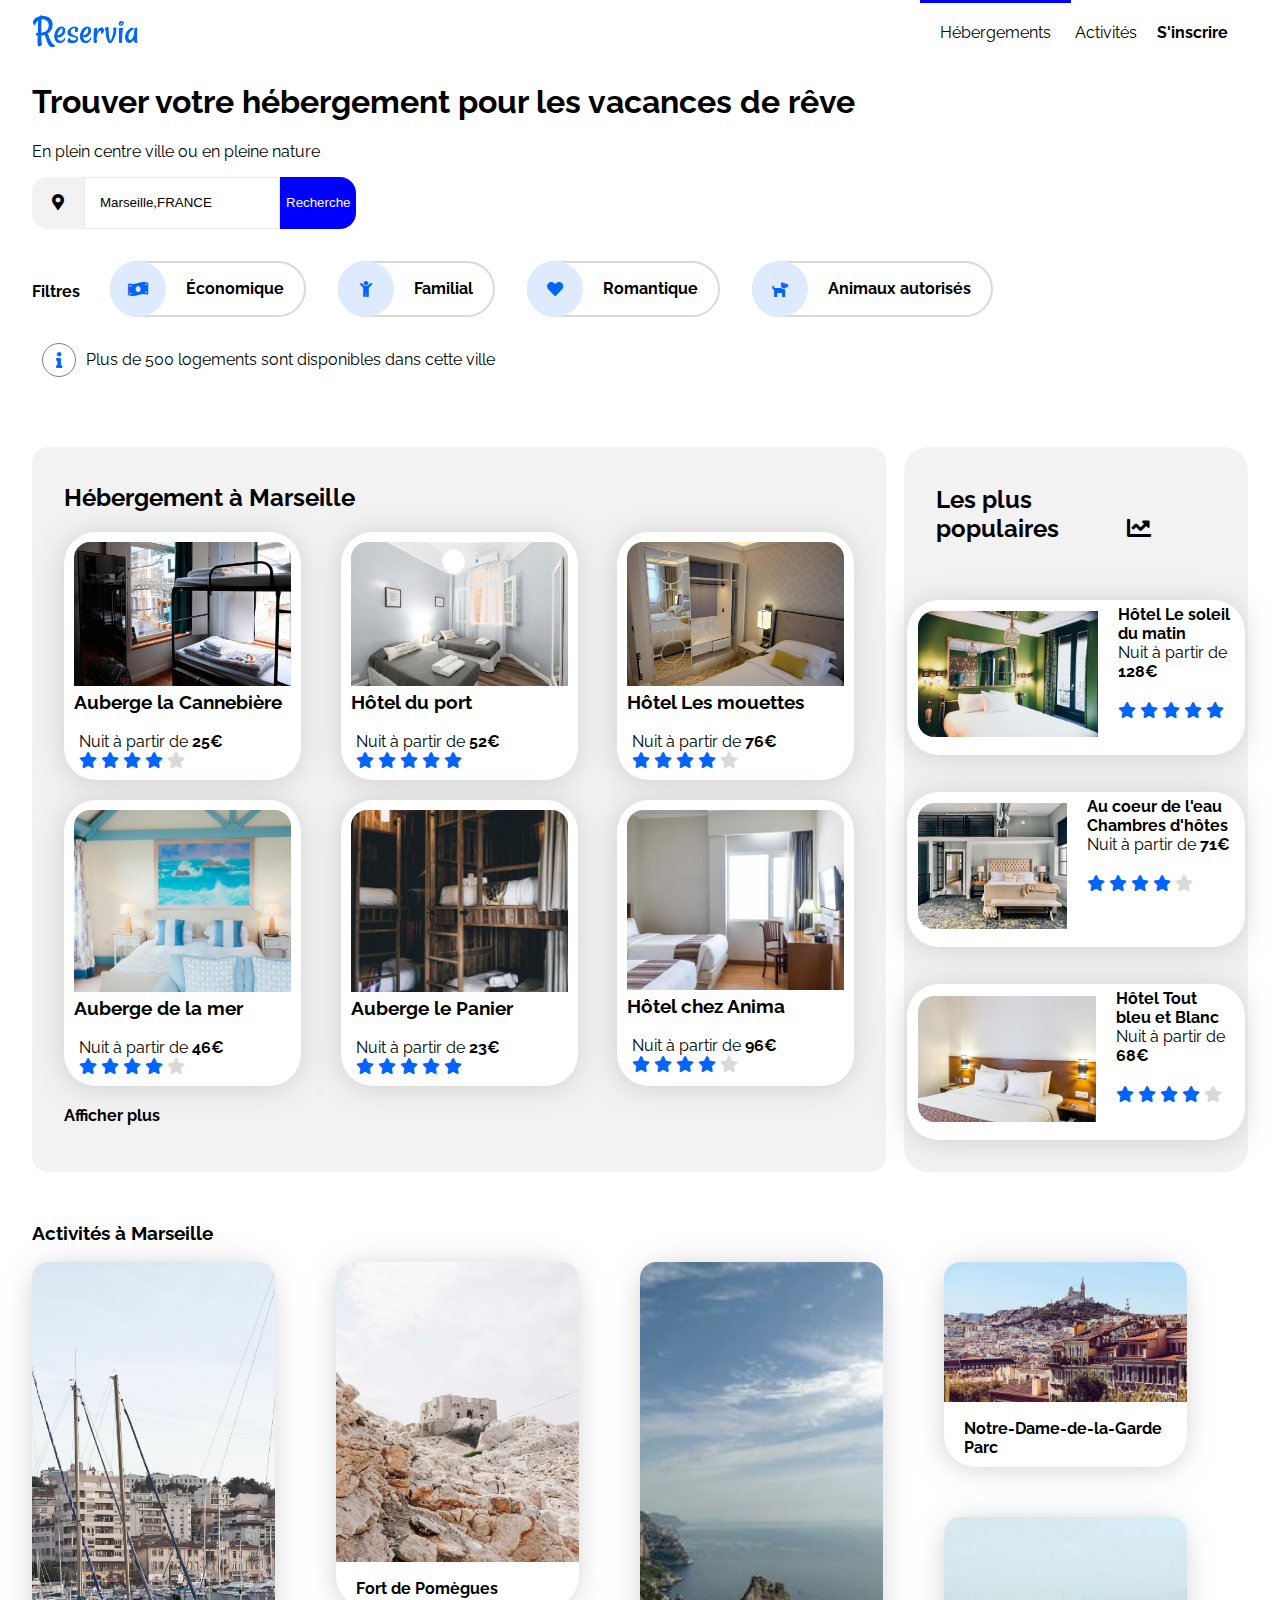
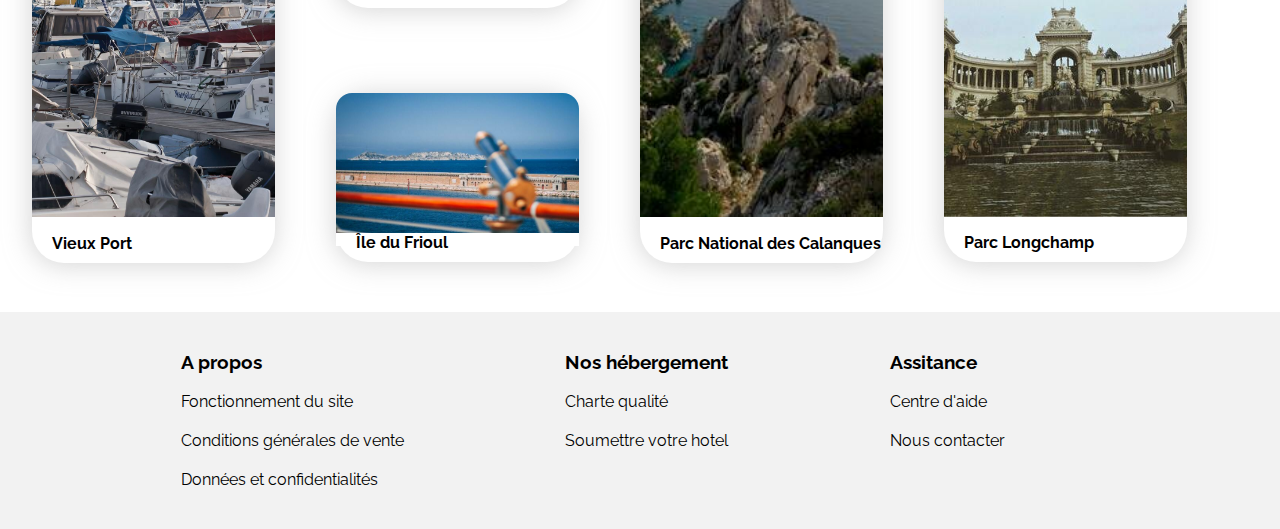
<file: index.html>
<!DOCTYPE html>
<html lang="fr">
	<head>
		<meta charset="utf-8" />
		 <link rel="stylesheet" href="Style.css" />
         <title>Reservia</title>
         <meta name="viewport" content="width=device-width, initial-scale=1.0">
         <link rel="stylesheet" href="https://cdnjs.cloudflare.com/ajax/libs/font-awesome/5.15.3/css/all.min.css">
	  </head>
    <body class="body">
      <main class="main">      
        <!--header--> 
            <header class="header">
                <a href="#" class="logo">
                  <img class="imgheader" src="logo/Reservia@3x.png" alt="reservia_logo">
                </a>
                
                <nav class="headernav">
                    <a class="headerNavLink headerNavLink1" href="#">Hébergements</a>
                    <a class="headerSignup" href="#">Activités</a>
                </nav>
                <a class="headerNavLink headerNavLink2 " href="#"><strong>S'inscrire</strong></a>
            </header>
        <!--header-->
        
<!--search-->

<section class="search">
    <header class="searchHeader">
        <h1>Trouver votre hébergement pour les vacances de rêve</h1>
        <p>En plein centre ville ou en pleine nature</p>
    </header> 
           
       
    <form class="formenav" method="GET" action="traintement.php">
      <span class="searchFormWrapicon">
        <i class="fas fa-map-marker-alt searchFormWrapiconIcon"></i>
      </span>
        <input class="searchFiltersone" type="search" placeholder="Marseille,FRANCE">
        <button class="inputnav" type="submit">
            <span class="texte">Recherche</span>
            <i class="fa fa-search"></i>
        </button>
        
    </form>

            <div class="searchFilters">
                <h4 class="searchFiltersTitle">Filtres</h4>
                <div class="searchFiltersFilter searchFiltersFilterEco">
                  <div class="searchFiltersFilterWrapicon">
                    <i class="fas fa-money-bill-wave searchFiltersFilterWrapiconIcon"></i>
                  </div>
                  <span class="searchFiltersFilterTitle">Économique</span>
                </div>

                <div class="searchFiltersFilter searchFiltersFilterFami">
                  <div class="searchFiltersFilterWrapicon">
                    <i class="fas fa-child searchFiltersFilterWrapiconIcon"></i>
                  </div>
                  <span class="searchFiltersFilterTitle">Familial</span>
                </div>

                <div class="searchFiltersFilter">
                  <div class="searchFiltersFilterWrapicon">
                    <i class="fas fa-heart searchFiltersFilterWrapiconIcon"></i>
                  </div>
                  <span class="searchFiltersFilterTitle">Romantique</span>
                </div>
                <div class="searchFiltersFilter">
                  <div class="searchFiltersFilterWrapicon">
                    <i class="fas fa-dog searchFiltersFilterWrapiconIcon"></i>
                  </div>
                  <span class="searchFiltersFilterTitle">Animaux autorisés</span>
                </div>
              </div>
              <div class="searchResult">
                <div class="searchResultWrapicon"><i class="fas fa-info searchResultWrapiconIcon "></i></div>
                <p class="searchResultText">Plus de 500 logements sont disponibles dans cette ville</p>
              </div>
            </section>

<!--search-->

<!--hebergement-->
<div class="accommodations">
  <section class="Hebergement">
    <header class="hebergementMainHeader">
      <h2 class="hebergmentMainHeaderTitle">Hébergement à Marseille</h2>
    </header>
    <div class="hebergementMain">
      <article class="hebergmentMainCard">
        <a href="#" class="hebergementLien">
          <figure class="hebergmentMainCardFigure">
            <img 
              class="hebergementMainCardFigureImg hebergementMainCardFigureImg1"
              src="S.Hebergement/Auberge La Cannebière.jpg" alt="Auberge La Cannebière."
            >
            <figcaption class="hebergmentMainCardFigureCaption">
              <h3 class="hebergmenentMainCardFigureCaptionTitle">Auberge la Cannebière</h3>
            </figcaption>
          </figure>
          <p class="hebergementMainCardDesc">Nuit à partir de <strong class="hebergmentMainCardDescPrice">25€</strong></p>
          <div class="hebergementMainCardGrade"> 
            <i class="fas fa-star hebergementMainCardGradeIcon" data-active="true"></i>
            <i class="fas fa-star hebergementMainCardGradeIcon" data-active="true"></i>
            <i class="fas fa-star hebergementMainCardGradeIcon" data-active="true"></i>
            <i class="fas fa-star hebergementMainCardGradeIcon" data-active="true"></i>
            <i class="fas fa-star hebergementMainCardGradeIcon" data-active="false"></i>
          </div>
        </a>
      </article>
  
      <article class="hebergmentMainCard">
        <a href="#" class="hebergementLien">
          <figure class="hebergmentMainCardFigure">
            <img 
              class="hebergementMainCardFigureImg hebergementMainCardFigureImg2"
              src="S.Hebergement/Hôtel du port.jpg" alt="Hôtel du port."
            >
            <figcaption class="hebergmentMainCardFigureCaption">
              <h3 class="hebergmenentMainCardFigureCaptionTitle">Hôtel du port</h3>
            </figcaption>
          </figure>
          <p class="hebergementMainCardDesc">Nuit à partir de <strong class="hebergmentMainCardDescPrice">52€</strong></p>
          <div class="hebergementMainCardGrade">
            <i class="fas fa-star hebergementMainCardGradeIcon" data-active="true"></i>
            <i class="fas fa-star hebergementMainCardGradeIcon" data-active="true"></i>
            <i class="fas fa-star hebergementMainCardGradeIcon" data-active="true"></i>
            <i class="fas fa-star hebergementMainCardGradeIcon" data-active="true"></i>
            <i class="fas fa-star hebergementMainCardGradeIcon" data-active="true"></i>
          </div>
        </a>
      </article>
      <article class="hebergmentMainCard">
        <a href="#">
          <figure class="hebergmentMainCardFigure">
            <img 
              class="hebergementMainCardFigureImg hebergementMainCardFigureImg3"
              src="S.Hebergement/Hôtel Les mouettes.jpg" alt="Hôtel Les mouettes."
            >
            <figcaption class="hebergmentMainCardFigureCaption">
              <h3 class="hebergmenentMainCardFigureCaptionTitle">Hôtel Les mouettes</h3>
            </figcaption>
          </figure>
          <p class="hebergementMainCardDesc">Nuit à partir de <strong class="hebergmentMainCardDescPrice">76€</strong></p>
          <div class="hebergementMainCardGrade">
            <i class="fas fa-star hebergementMainCardGradeIcon" data-active="true"></i>
            <i class="fas fa-star hebergementMainCardGradeIcon" data-active="true"></i>
            <i class="fas fa-star hebergementMainCardGradeIcon" data-active="true"></i>
            <i class="fas fa-star hebergementMainCardGradeIcon" data-active="true"></i>
            <i class="fas fa-star hebergementMainCardGradeIcon" data-active="false"></i>
          </div>
        </a>
      </article>

      <article class="hebergmentMainCard">
        <a href="#" class="hebergementLien">
          <figure class="hebergmentMainCardFigure">
            <img 
              class="hebergementMainCardFigureImg hebergementMainCardFigureImg4"
              src="S.Hebergement/Hôtel de la mer.jpg" alt="Auberge La Cannebière."
            >
            <figcaption class="hebergmentMainCardFigureCaption">
              <h3 class="hebergmenentMainCardFigureCaptionTitle">Auberge de la mer</h3>
            </figcaption>
          </figure>
          <p class="hebergementMainCardDesc">Nuit à partir de <strong class="hebergmentMainCardDescPrice">46€</strong></p>
          <div class="hebergementMainCardGrade"> 
            <i class="fas fa-star hebergementMainCardGradeIcon" data-active="true"></i>
            <i class="fas fa-star hebergementMainCardGradeIcon" data-active="true"></i>
            <i class="fas fa-star hebergementMainCardGradeIcon" data-active="true"></i>
            <i class="fas fa-star hebergementMainCardGradeIcon" data-active="true"></i>
            <i class="fas fa-star hebergementMainCardGradeIcon" data-active="false"></i>
          </div>
        </a>
      </article>
      <article class="hebergmentMainCard">
        <a href="#" class="hebergementLien">
          <figure class="hebergmentMainCardFigure">
            <img 
              class="hebergementMainCardFigureImg hebergementMainCardFigureImg5"
              src="S.Hebergement/Auberge Le Panier.jpg" alt="Auberge La Cannebière."
            >
            <figcaption class="hebergmentMainCardFigureCaption">
              <h3 class="hebergmenentMainCardFigureCaptionTitle">Auberge le Panier</h3>
            </figcaption>
          </figure>
          <p class="hebergementMainCardDesc">Nuit à partir de <strong class="hebergmentMainCardDescPrice">23€</strong></p>
          <div class="hebergementMainCardGrade"> 
            <i class="fas fa-star hebergementMainCardGradeIcon" data-active="true"></i>
            <i class="fas fa-star hebergementMainCardGradeIcon" data-active="true"></i>
            <i class="fas fa-star hebergementMainCardGradeIcon" data-active="true"></i>
            <i class="fas fa-star hebergementMainCardGradeIcon" data-active="true"></i>
            <i class="fas fa-star hebergementMainCardGradeIcon" data-active="true"></i>
          </div>
        </a>
      </article>
      <article class="hebergmentMainCard">
        <a href="#" class="hebergementLien">
          <figure class="hebergmentMainCardFigure">
            <img 
              class="hebergementMainCardFigureImg hebergementMainCardFigureImg6"
              src="S.Hebergement/Hôtel chez Anima.jpg" alt="Auberge La Cannebière."
            >
            <figcaption class="hebergmentMainCardFigureCaption">
              <h3 class="hebergmenentMainCardFigureCaptionTitle">Hôtel chez Anima</h3>
            </figcaption>
          </figure>
          <p class="hebergementMainCardDesc">Nuit à partir de <strong class="hebergmentMainCardDescPrice">96€</strong></p>
          <div class="hebergementMainCardGrade"> 
            <i class="fas fa-star hebergementMainCardGradeIcon" data-active="true"></i>
            <i class="fas fa-star hebergementMainCardGradeIcon" data-active="true"></i>
            <i class="fas fa-star hebergementMainCardGradeIcon" data-active="true"></i>
            <i class="fas fa-star hebergementMainCardGradeIcon" data-active="true"></i>
            <i class="fas fa-star hebergementMainCardGradeIcon" data-active="false"></i>
          </div>
        </a>    
      </article>
     <a class="hostingMainViewmore" href="#">Afficher plus</a>  
    </section>
      
      
  
  
    <aside class="hebergementPopular">
      <h2 class="hebergementPopularTitle"><span class="PopularTitle">Les plus populaires</span>  <i class="fas fa-chart-line"></i></h2>
      <article class="hebergementMainCard hebergementPopularCard">
        <a class="hebergementPopularWrapcontent" href="#">
          <div class="hebergementPopularWrapcontentWrapimg">
            <img 
              class="hebergementPopularWrapcontentWrapimgImg"
              src="S.Hebergement/Hôtel Le soleil du matin.jpg"
              alt="Hôtel le soleildu matin."
            >
          </div>
          <div class="hebergementPopularWrapcontentContent">
            <h3 class="hebergementMainCardFigureCaptionTitle">Hôtel Le soleil du matin</h3>
            <p class="hebergementMainCardDesc">Nuit à partir de <strong class="hebergementMainCardDescPrice">128€</strong></p>
            <div class="hebergementPopularWrapcontentContentWhitespace"></div> 
            <div class="hebergementMainCardGrade">
              <i class="fas fa-star hebergementMainCardGradeIcon" data-active="true"></i>
              <i class="fas fa-star hebergementMainCardGradeIcon" data-active="true"></i>
              <i class="fas fa-star hebergementMainCardGradeIcon" data-active="true"></i>
              <i class="fas fa-star hebergementMainCardGradeIcon" data-active="true"></i>
              <i class="fas fa-star hebergementMainCardGradeIcon" data-active="true"></i>
            </div>         
          </div>
        </a>
      </article>
      <article class="hebergementMainCard hebergementPopularCard">
        <a class="hebergementPopularWrapcontent" href="#">
          <div class="hebergementPopularWrapcontentWrapimg">
            <img 
              class="hebergementPopularWrapcontentWrapimgImg hebergementMainCardFigureImg1"
              src="S.Hebergement/Au coeur de l'eau Chambre d'hôtes.jpg"
              alt="Au coeurde l'eau Chambre d'hôtes."
            >
          </div>
          <div class="hebergementPopularWrapcontentContent">
            <h3 class="hebergementMainCardFigureCaptionTitle">Au coeur de l'eau Chambres d'hôtes</h3>
            <p class="hebergementMainCardDesc">Nuit à partir de <strong class="hebergementMainCardDescPrice">71€</strong></p>
            <div class="hebergementPopularWrapcontentContentWhitespace"></div>  
            <div class="hebergementMainCardGrade">
              <i class="fas fa-star hebergementMainCardGradeIcon" data-active="true"></i>
              <i class="fas fa-star hebergementMainCardGradeIcon" data-active="true"></i>
              <i class="fas fa-star hebergementMainCardGradeIcon" data-active="true"></i>
              <i class="fas fa-star hebergementMainCardGradeIcon" data-active="true"></i>
              <i class="fas fa-star hebergementMainCardGradeIcon" data-active="false"></i>
            </div>        
          </div>
        </a>
      </article>
      <article class="hebergementMainCard hebergementPopularCard">
        <a class="hebergementPopularWrapcontent" href="#">
          <div class="hebergementPopularWrapcontentWrapimg">
            <img 
              class="hebergementPopularWrapcontentWrapimgImg" 
              src="S.Hebergement/Hôtel Tout bleu et Blanc.jpg"
              alt="Hôtel tout bleuet Blanc."
            >
          </div>
          <div class="hebergementPopularWrapcontentContent">
            <h3 class="hebergementMainCardFigureCaptionTitle">Hôtel Tout bleu et Blanc</h3>
            <p class="hebergementMainCardDesc">Nuit à partir de <strong class="hebergementMainCardDescPrice">68€</strong></p>
            <div class="hebergementPopularWrapcontentContentWhitespace"></div>
            <div class="hebergementMainCardGrade">
              <i class="fas fa-star hebergementMainCardGradeIcon" data-active="true"></i>
              <i class="fas fa-star hebergementMainCardGradeIcon" data-active="true"></i>
              <i class="fas fa-star hebergementMainCardGradeIcon" data-active="true"></i>
              <i class="fas fa-star hebergementMainCardGradeIcon" data-active="true"></i>
              <i class="fas fa-star hebergementMainCardGradeIcon" data-active="false"></i>
            </div>         
          </div>
        </a>
      </article>
    </aside>
</div>
<!--hébergement-->

            
<!--activity-->
<section class="activity">
  <h3 class="activityTitle">Activités à Marseille</h3>
  <div class="row">
      <a href="#" class="activityCard activityCard1">
        <div class="activityCardWrapimg">
          <img 
            class="activityCardWrapimgImg activityCardWrapimgImg1"
            src="L.activity/reno-laithienne-QUgJhdY5Fyk-unsplash.jpg" 
            alt="Vieux Port" 
          >
        </div>
        <h4 class="activityCardTitle">Vieux Port</h4>
      </a>
      <a href="#" class="activityCard activityCard2">
        <div class="activityCardWrapimg">
          <img 
            class="activityCardWrapimgImg activityCardWrapimgImg2"
            src="S.Activité/Fort De Pomègues.jpg" 

            alt="Fort de Pomègues" 
          >
        </div>
        <h4 class="activityCardTitle">Fort de Pomègues</h4>
      </a>
      <a href="#" class="activityCard activityCard3">
        <div class="activityCardWrapimg activityCardWrapimgImg3">
          <img 
            class="activityCardWrapimgImg"
            src="S.Activité/Îles du Frioul.jpg"

            alt="Parc National des Calanques" 
          >
        </div>
        <h4 class="activityCardTitle activityCardTitle3">Île du Frioul</h4>
      </a>
      <a href="#" class="activityCard activityCard4">
        <div class="activityCardWrapimg activityCardWrapimgImg4">
          <img 
            class="activityCardWrapimgImg"
            src="S.Activité/Parc National des Calanques.jpg"

            alt="Notre-Dame-de-la-Garde" 
          >
        </div>
        <h4 class="activityCardTitle">Parc National des Calanques</h4>
      </a>
      <a href="#" class="activityCard activityCard5">
        <div class="activityCardWrapimg">
          <img 
            class="activityCardWrapimgImg activityCardWrapimgImg5"
            src="L.activity/florian-wehde-xW9e8gdotxI-unsplash.jpg"

            alt="Îles du Frioul" 
          >
        </div>
        <h4 class="activityCardTitle">Notre-Dame-de-la-Garde Parc</h4>
      </a>
      <a href="#" class="activityCard activityCard6">
        <div class="activityCardWrapimg">
          <img 
            class="activityCardWrapimgImg activityCardWrapimgImg6"
            src="S.Activité/Parc Longchamp.jpg" 
            alt="Parc Longchamp" 
          >
        </div>
        <h4 class="activityCardTitle">Parc Longchamp</h4>
      </a>
    </div>
  </section> 
<!--activity-->
</main>   

      <!--footer-->
  <footer class="footer">
    <div class="footerColumnwrapper">
      <div class="footerColumnwrapperColumn">
        <h3 class="footerColumnwrapperColumnTitle">A propos</h3>
        <a href="#" class="footerColumnwrapperColumnLink">Fonctionnement du site</a>
        <a href="#" class="footerColumnwrapperColumnLink">Conditions générales de vente</a>
        <a href="#" class="footerColumnwrapperColumnLink">Données et confidentialités</a>
      </div>
      <div class="footerColumnwrapperColumn">
        <h3 class="footerColumnwrapperColumnTitle">Nos hébergement</h3>
        <a href="#" class="footerColumnwrapperColumnLink">Charte qualité</a>
        <a href="#" class="footerColumnwrapperColumnLink">Soumettre votre hotel</a>
      </div>
      <div class="footerColumnwrapperColumn">
        <h3 class="footerColumnwrapperColumnTitle">Assitance</h3>
        <a href="#" class="footerColumnwrapperColumnLink">Centre d'aide</a>
        <a href="#" class="footerColumnwrapperColumnLink">Nous contacter</a>
      </div>
    </div>
  </footer>
  <!--footer-->

    </body>

    </html>
</file>
<file: Style.css>
@import url("https://fonts.googleapis.com/css2?family=Raleway:wght@300;400;500;600;700;800;900&display=swap");
body {
  font-family: "Raleway", "Sans serif";
  margin: 0;
}
a {
    text-decoration: none;
}

a:link {color: black;}


/*header*/
.header {  
    display: flex;
    align-items: center;
    justify-content: space-between;  
}
.header a {
    text-decoration: none;
}
.imgheader {
    height: 50px;
}
.herdernav {
    display: flex;
    align-items: center;
    border-top: solid;
}
.headerNavLink {
    padding: 20px;
    color: blue;
    }
.headerNavLink1 {
    border-top: solid blue;
    color: blue;
}
.headerNavLink2 {
    color: blue;
}
.logo {
    flex: 1;
}

@media screen and (min-width: 320px) and (max-width: 475px) {
  
    .header {
        flex-wrap: wrap;
        justify-content: space-between;
        margin: 20px 10px;
    }
    .logo {
        flex: 1;
        order: 0;
        margin-left: 22px;
    }
    .headerNavLink {
        margin: auto;
        
    }
    .headerNavLink1 {
        border-bottom: solid blue;
        border-top: antiquewhite;
    }
    .headerSignup {
        order: 1;
        display: inline-block;
        margin: auto;
    }
    .search {
        margin: 20px;
    }
    .headernav {
        order: 1;
        display: flex;
        justify-content: space-between;
        width: 100%;
    }
    
}    
/*header*/


/*search*/
.formenav {
    display: flex;
}
.searchFiltersone {
    padding-left: 15px;
    height: 52px;
    border: 1px solid;
    border-color: rgb(235, 235, 235);
}

.searchFiltersone::placeholder {
    color: black;
    opacity: 1;
}

.inputnav { 
    background-color: blue;
    color: white;
    border-radius: 0 1rem 1rem 0;
    height: 52px;
    border: 0;
}
.inputnav i {
    display: none;
}
.searchFiltersFilterWrapicon {
    background-color: #deebff;
    color: #0065fc;
    border-radius: 100%;
    height: 3rem;
    width: 3rem;
    min-height: 3.5rem;
    min-width: 3.5rem;
    display: flex;
    align-items: center;
    justify-content: center;
    margin: -2px;
    margin-right: 20px;

}
.searchFilters {
    display: flex;
   margin-top: 2rem;
   flex-wrap: wrap;
}

.searchFilters h4 {
    margin-right: 30px;
}

.searchFiltersFilter {
    display: flex;
    align-items: center;
    margin-right: 2rem;
    border: 2px solid #d9d9d9;
    border-radius: 2rem;
    margin-bottom: 1rem;
    cursor: pointer;
    transition-duration: 0.1s;
    font-weight: bold;
    padding-right: 20px;
}
.searchFormWrapicon {
    background-color: #F2F2F2;
    padding: 1rem 1.25rem;
    border-radius: 1rem 0 0 1rem;
    text-align: center;
}
.searchResult {
    display: flex;
    align-items: center;
}

.searchResultWrapicon {
    border: solid 1px grey;
    border-radius: 100%;
    height: 2rem;
    width: 2rem;
    min-height: 2rem;
    min-width: 2rem;
    display: flex;
    align-items: center;
    justify-content: center;
    margin: 10px;
}
@media screen and (min-width: 320px) and (max-width: 475px) {
    .searchFilters {
        display: inline-flex;
        flex-wrap: wrap;
        flex-direction: row;
        
    }
    .searchFiltersTitle {
        width: 100%;
    }
    .searchFiltersFilterEco {
        width: 40%;
        padding-right: 20px;
    }
    .searchFiltersFilterFami {
        width: 34%;
        padding-right: 7px;
    }
    .searchFiltersFilter {
        margin-right: 1.5rem;
    }
    .searchFiltersFilterWrapicon {
        margin-right: 6px;
        min-height: auto;
        min-width: 48px;
    }
    .inputnav span {
        display: none;
    }
    .inputnav i {
        display: block;
    }
    .inputnav {
        border-radius: 1rem;
        -webkit-border-radius: 1rem;
        -moz-border-radius: 1rem;
        -ms-border-radius: 1rem;
        -o-border-radius: 1rem;
        width: 55px;
    }
    .searchHeader {
        padding-top: 5px;
    }
}
/*search*/

.main {  
    max-width: 1440px;
    margin: auto;
    padding: 0 2rem;
    box-sizing: border-box;
    margin-top: 3px;
}

.accommodations {
    display: flex;
    justify-content: space-between;
    margin-top: 60px;
}
@media screen and (min-width: 320px) and (max-width: 475px) {
    .main {
        padding: 0;
    }
}

/*hebergement*/

.Hebergement {
    background-color: #F2F2F2;
    padding-top: 1rem;
    padding-left: 2rem;
    padding-right: 2rem;
    padding-bottom: 1rem;
    border-radius: 1rem 1rem 1rem 1rem;
    width: 65%;
}
.hebergementMain {
    display: flex;
    justify-content: space-between;
    flex-wrap: wrap;
}

.hebergementWrapper, .hebergementPopular {
    background-color: #F2F2F2;
    border-radius: 1.5rem;
    padding: 2rem;
}

.hebergementMainCardFigureImg {
    object-fit: cover;
    max-width: 100%;
    width: 100%;
    max-height: 100%;
    border-radius: 1rem 1rem 0 0;
    -webkit-border-radius: 1rem 1rem 0 0;
    -moz-border-radius: 1rem 1rem 0 0;
    -ms-border-radius: 1rem 1rem 0 0;
    -o-border-radius: 1rem 1rem 0 0;
}
.hebergementMainCardFigureImg4 {
    height: 182px;
    width: 248px;
}
.hebergementMainCardFigureImg5 {
    height: 182px; ;
    width: 248px;
}
.hebergementMainCardFigureImg6 {
    height: 180px;
    width: 250px;
}
.hebergmentMainCard {
    background-color: white;
    border-radius:  2rem;
    width: 30%;
    display: flex;
    margin-bottom: 20px;
    box-shadow: -1px 2px 27px 0px rgba(189, 189, 189, 0.65);
}

.hebergmentMainCard a {
    color: black;
    text-decoration: none;
    display: block;
    margin-bottom: 10px;
}

.hebergmentMainCard a figure {
    margin: 10px;
}

.hebergmentMainCard h3 {
    margin-top: 5px;
}

.hebergmentMainCard .hebergementMainCardDesc,
.hebergmentMainCard .hebergementMainCardGrade {
    margin-left: 15px;
}


.hebergementMainCardGradeIcon[data-active=true] {
    color: #0065FC;
}
.hebergementMainCardGradeIcon[data-active=false] {
    color: #d9d9d9;
}

.hebergementPopular {
    display: flex;
    flex-direction: column;
    align-items: center;
    width: 23%;
    justify-content: space-around; 
    padding-top: 8px;   
}
.hebergementPopularWrapcontentWrapimgImg {
    height: 100%;
    object-fit: cover;
    max-width: 100%;
    width: 100%;
    max-height: 100%;
    border-radius: 1rem 0 0 1rem;
    -webkit-border-radius: 1rem 0 0 1rem;
    -moz-border-radius: 1rem 0 0 1rem;
    -ms-border-radius: 1rem 0 0 1rem;
    -o-border-radius: 1rem 0 0 1rem;
}
.hebergementMainCard {
    background-color: white;
    border-radius:  2rem;
    width: 316px;
    height: 133px;
    margin-top: 37px;
    padding: 4%;
    box-shadow: -1px 2px 27px 0px rgba(189, 189, 189, 0.65);
}
.hebergementMainCardFigureImg {
    display: flex;
}
.hebergementPopularWrapcontent {
    display: flex;
    flex-direction: row    ;
    align-items: center;
    height: 126px;
}
.hebergementPopularWrapcontentcontent {
    display: flex;
    flex-direction: column;
    align-items: stretch;
}
.hebergementPopularWrapcontentContent {
    display: flex;
    flex-direction: column;
    height: 145%;
    margin-left: 20px;
}
.hebergementPopularWrapcontentWrapimg {
height: 100%;
width: 90%;
}
.hostingMainViewmore {
    font-weight: bold;
}
.searchResultWrapiconIcon {
    color: #0065fc;
}
.hebergementMainCardFigureCaptionTitle, .hebergementMainCardDesc {
    margin: 0;
    color: black;
}
.hebergementMainCardFigureCaptionTitle {
    margin-top: 22px;
    font-size: inherit;
}
.hebergementPopularWrapcontentContentWhitespace {
    margin-top: 20px;
}
.hebergementMainCardFigureImg1 {
        margin-right: 10px;
}
.PopularTitle {
    padding-right: 62px;
}
.hebergementPopularTitle {
    padding-top: 10px;
}
.hostingMainViewmore {
    color: black;
}
@media screen and (min-width: 320px) and (max-width: 475px) {
    .accommodations {
        display: flex;
        flex-direction: column;
        width: 100%;
        }
        .Hebergement { 
            order: 1;
            width: auto;
            display: flex;
            flex-direction: column;
            margin-top: 50px;
        }
        
        .hebergementMain {
            display: flex;
            flex-direction: column;
        }
        .hebergementMainCard .a .hebergementMainCardDesc .hebergementMainCardFigureImg {
            width: max-content;
            display: flex;
        }
       .hebergementPopular {
            order: 0;
            display: flex;
            width: auto;
            margin-top: 10px;
        }
         .hebergementPopularWrapcontent {
            width: fit-content;
        }
        .hebergmentMainCard {
            width: auto;
         }
         .hebergmentMainHeaderTitle {
            font-size: x-large;
         }
         .searchResultText {
            font-size: smaller;
         }
         
         .hebergementPopularTitle {
             display: flex;
             align-items: center;
         }
         .hebergementMainCardFigureImg4 {
            max-width: none;
            width: 170%;
         }
         .hebergementMainCardFigureImg6 {
             max-width: none;
             width: 212%;
         }
         .hebergementMainCardFigureImg5 {
             width: auto;
         }

}
/*hebergement*/

/*Activity*/

.activityCardWrapimgImg {
    height: 7rem;
    object-fit: cover;
    max-width: 100%;
    width: 100%;
    max-height: 100%;
    border-radius: 1rem 1rem 0 0;
}
.activity {
    margin-top: 50px;
}
.activity div.row { 
    display: flex;
    flex-direction: column;
    justify-content: space-between;
    flex-wrap: wrap;
    height: 600px;
}

.activityCardWrapimgImg {
    background-color: white;
    width: 300px;
    height: 225px;
    padding-bottom: 5%;
}
.activityCardWrapimgImg2 {
    height: 300px;
}
.activityCardWrapimgImg3 {
    height: 140px;
}
.activityCardWrapimgImg5 {
    height: 140px;
}
.activityCardWrapimgImg6 {
    height: 300px;
}
.activityCard {
    width: 20%;
    color: black;
    text-decoration: none;
    box-shadow: -1px 2px 27px 0px rgba(189, 189, 189, 0.65);
    border-radius:  2rem;
}
.activityCard:visited {
    color: black
}


.activityCard1 .activityCardWrapimgImg, .activityCard4 .activityCardWrapimgImg {
    height: 555px;
}
.activityCardWrapimg {
    text-align: -webkit-center;
}

.activityCard h4 {
    margin-bottom: 0;
    padding-left: 20px;
    padding-bottom: 10px;
    margin-top: 0;
}
@media screen and (min-width: 320px) and (max-width: 475px) {
    .activity {
        width: 100%;
        display: flex;
        flex-direction: column;
    }
    .activityCard {
        width: auto;
        margin-top: 25px;
    }
    .activity div.row {
        height: 100%;
        display: flex;
        flex-direction: column;
        align-items: center;
        flex-wrap: nowrap;
    }
    .activityCardWrapimg {
        height: 125px;
    }
    .activityTitle {
        padding-left: 41px;
        font-size: larger;
    }
    .activityCard h4 {
        margin-top: 10px;
    }
}
/*activity*/

/*footer*/
.footer .footerColumnwrapper {
	display: flex;
    background-color: #f2f2f2;
    padding: 20px;
    margin-top: 50px;
}

.footerColumnwrapper a {
    display: block;
    margin-bottom: 20px;
    text-decoration: none;
    color: black;
}
.footerColumnwrapperColumn {
    margin-left: 13%;   
}
@media screen and (min-width: 320px) and (max-width: 475px) {
    .footer {
        
    }
    .footerColumnwrapper {
            display: flex;
            flex-direction: column;
            flex-wrap: nowrap;
    }
}
/*footer*/
</file>
